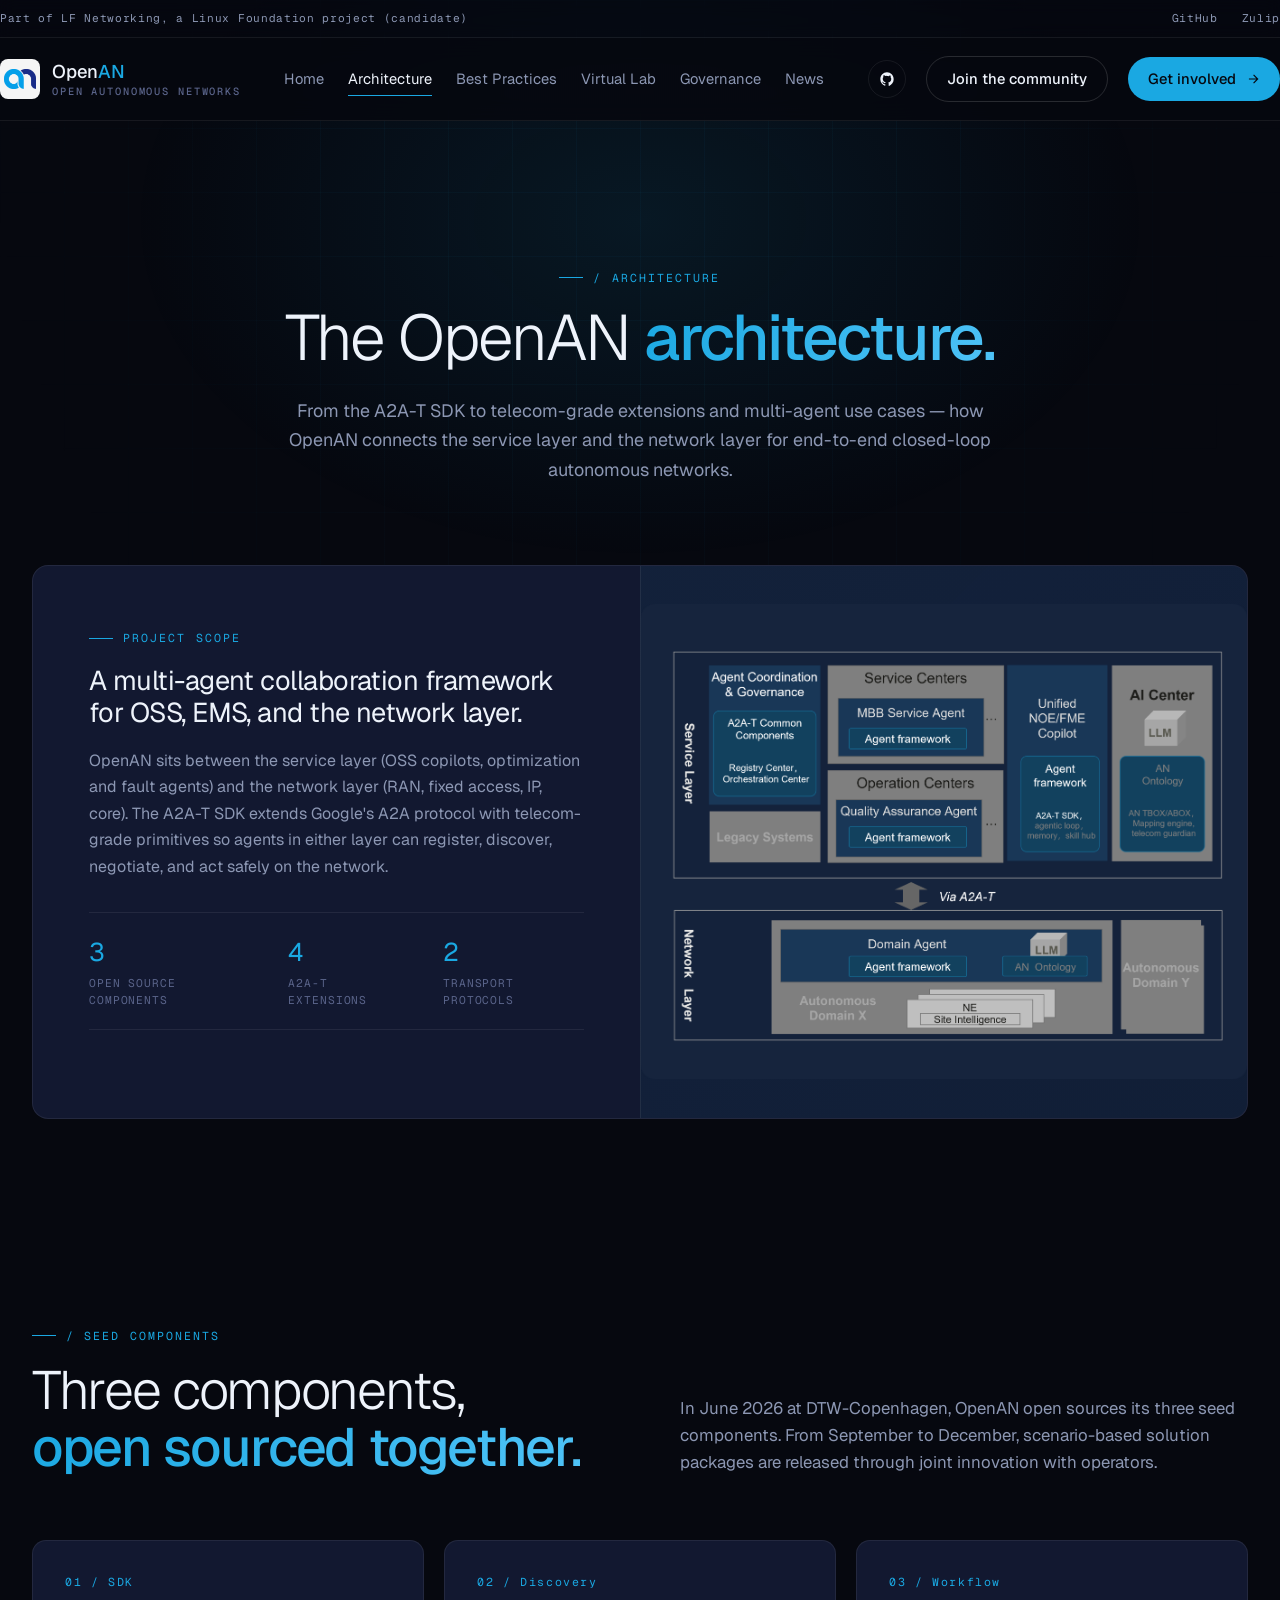
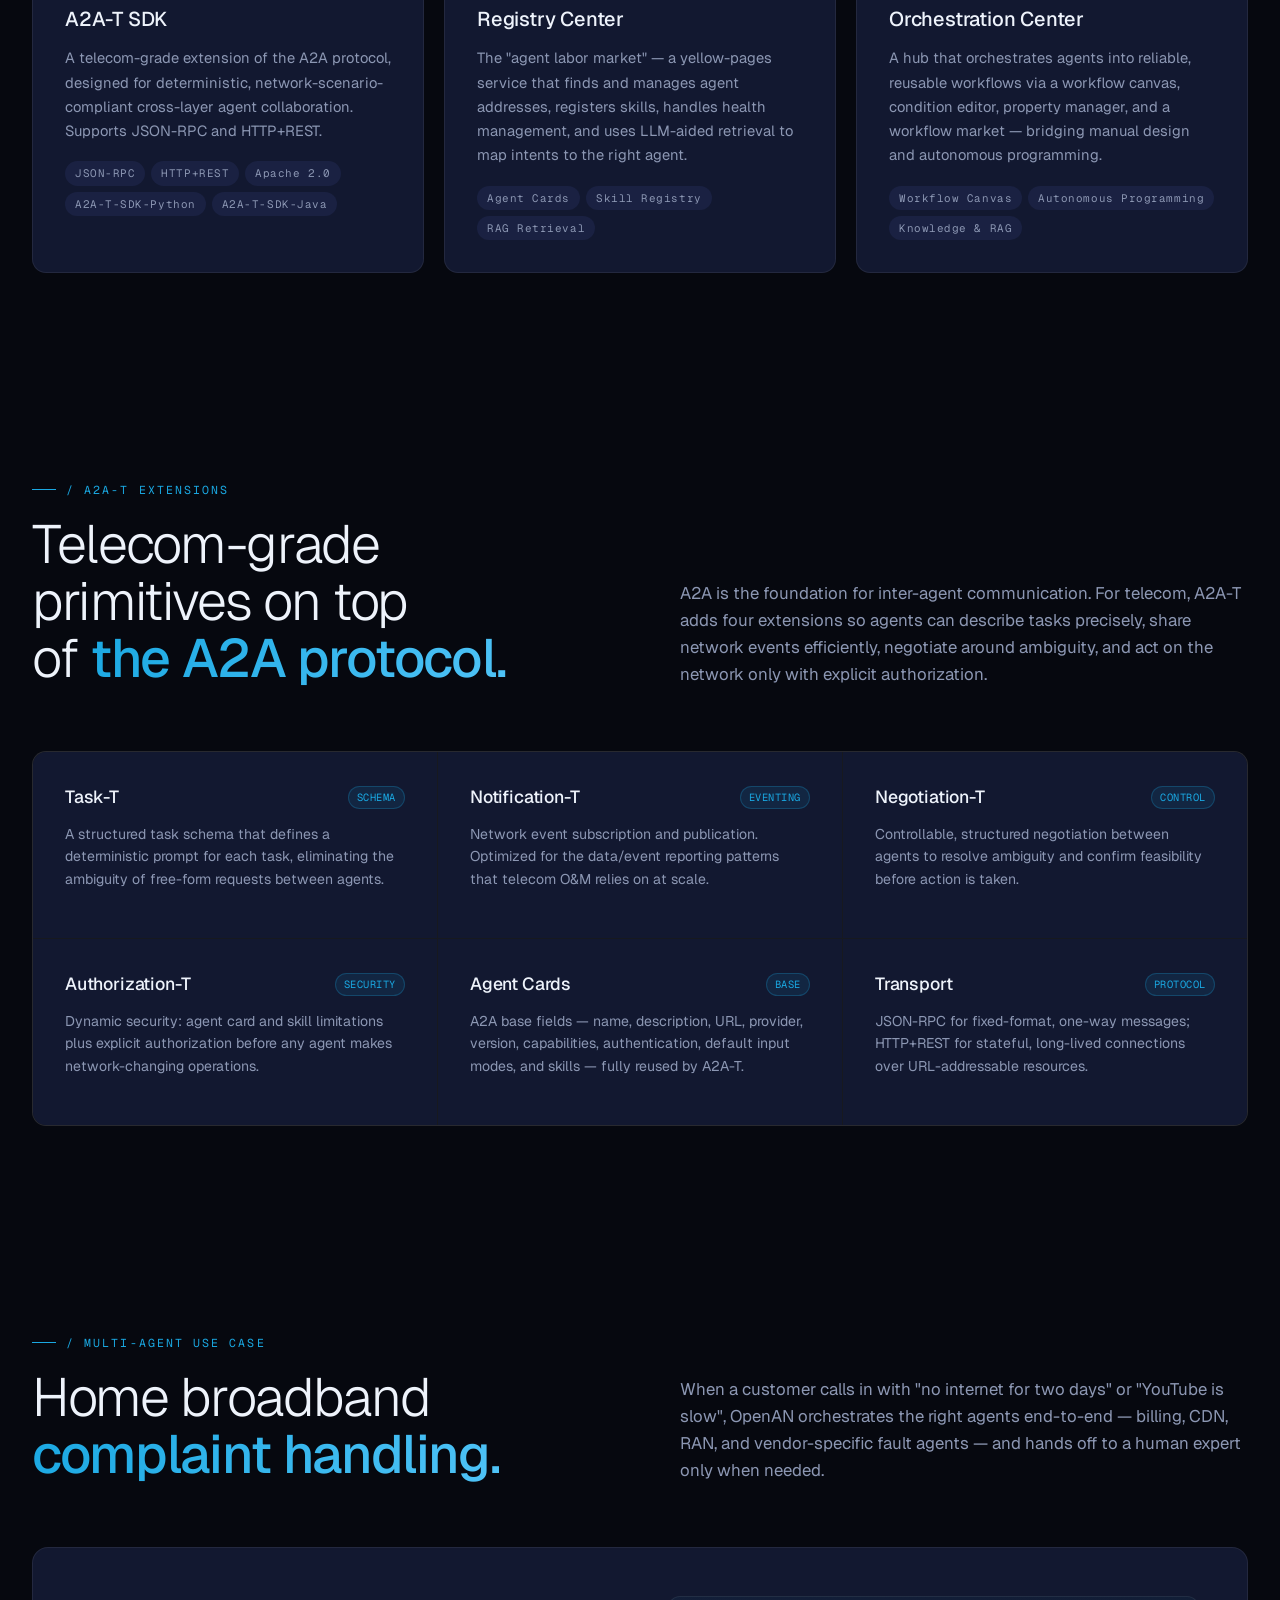
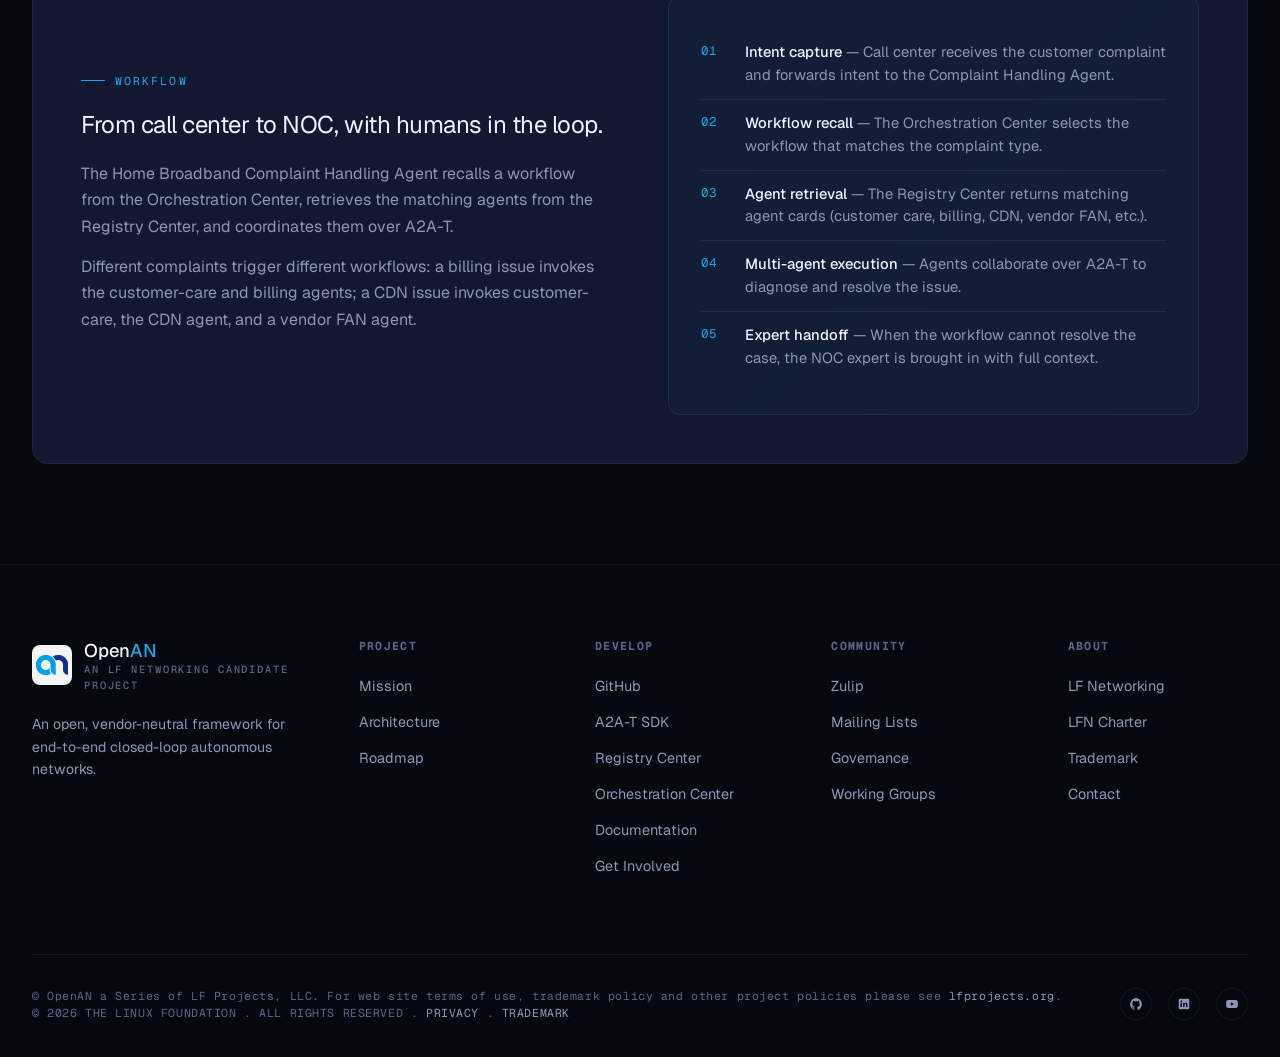
<file: architecture.html>
<!DOCTYPE html>
<html lang="en">
<head>
<meta charset="UTF-8" />
<meta name="viewport" content="width=device-width, initial-scale=1.0" />
<title>Architecture - OpenAN</title>
<meta name="description" content="OpenAN architecture: project scope, seed components (A2A-T SDK, Registry Center, Orchestration Center), A2A-T telecom-grade extensions, and a multi-agent use case.">
<link rel="preconnect" href="https://fonts.googleapis.com">
<link rel="preconnect" href="https://fonts.gstatic.com" crossorigin>
<link href="https://fonts.googleapis.com/css2?family=Geist:wght@300;400;500;600;700&family=Geist+Mono:wght@400;500&display=swap" rel="stylesheet">
<link rel="icon" type="image/png" href="./src/images/openan-logo.png">
<link rel="stylesheet" href="components/navbar.css">
<style>
  :root {
    --void: #06080f;
    --bg: #0c1020;
    --surface: #121830;
    --surface-2: #1a2142;
    --border: rgba(255,255,255,0.07);
    --border-strong: rgba(255,255,255,0.14);
    --text: #eef3fb;
    --text-muted: #8c97b3;
    --text-dim: #5a648a;
    --signal: #1aa8e2;
    --signal-2: #4fc3f7;
    --signal-bright: #29b6f6;
    --deep: #1a2b8c;
    --accent: #00bcd4;
    --grid-line: rgba(26,168,226,0.04);

    --display: 'Geist', system-ui, -apple-system, 'Segoe UI', sans-serif;
    --sans: 'Geist', system-ui, -apple-system, 'Segoe UI', sans-serif;
    --mono: 'Geist Mono', ui-monospace, 'SF Mono', Menlo, monospace;
  }

  * { box-sizing: border-box; margin: 0; padding: 0; }
  html { scroll-behavior: smooth; }
  body {
    background: var(--void);
    color: var(--text);
    font-family: var(--sans);
    font-size: 16px;
    line-height: 1.5;
    -webkit-font-smoothing: antialiased;
  }

  body::before {
    content: "";
    position: fixed; inset: 0;
    background-image:
      linear-gradient(var(--grid-line) 1px, transparent 1px),
      linear-gradient(90deg, var(--grid-line) 1px, transparent 1px);
    background-size: 64px 64px;
    pointer-events: none;
    z-index: 0;
    mask-image: radial-gradient(ellipse at top, black 30%, transparent 75%);
  }
  body::after {
    content: "";
    position: fixed; top: -20%; left: 50%;
    width: 1200px; height: 800px;
    transform: translateX(-50%);
    background: radial-gradient(ellipse at center, rgba(26,168,226,0.10), transparent 60%);
    pointer-events: none;
    z-index: 0;
  }

  a { color: inherit; text-decoration: none; }

  section { padding: 100px 0; position: relative; z-index: 1; }

  .mono { font-family: var(--mono); font-size: 0.75rem; letter-spacing: 0.04em; }
  .kicker {
    font-family: var(--mono);
    font-size: 0.72rem;
    letter-spacing: 0.18em;
    text-transform: uppercase;
    color: var(--signal);
    display: inline-flex;
    align-items: center;
    gap: 10px;
  }
  .kicker::before {
    content: "";
    width: 24px; height: 1px;
    background: var(--signal);
  }

  .section-head {
    display: grid;
    grid-template-columns: 1fr 1fr;
    gap: 80px;
    align-items: end;
    margin-bottom: 64px;
  }
  .section-head h2 {
    font-family: var(--display);
    font-weight: 300;
    font-size: clamp(2rem, 4.2vw, 3.4rem);
    line-height: 1.06;
    letter-spacing: -0.025em;
    margin-top: 18px;
  }
  .section-head h2 em {
    font-style: normal;
    font-weight: 500;
    background: linear-gradient(120deg, var(--signal), var(--signal-2));
    -webkit-background-clip: text;
    background-clip: text;
    -webkit-text-fill-color: transparent;
  }
  .section-head p {
    color: var(--text-muted);
    font-size: 1.05rem;
    line-height: 1.6;
  }
  .section-tag { color: var(--signal); }

  /* ---------- PAGE HERO ---------- */
  .page-hero {
    padding: 140px 0 80px;
    position: relative;
    text-align: center;
  }
  .page-hero .kicker { justify-content: center; }
  .page-hero h1 {
    font-family: var(--display);
    font-weight: 300;
    font-size: clamp(2.4rem, 5.2vw, 4rem);
    line-height: 1.06;
    letter-spacing: -0.03em;
    margin-top: 18px;
    margin-bottom: 24px;
  }
  .page-hero h1 em {
    font-style: normal;
    font-weight: 500;
    background: linear-gradient(120deg, var(--signal), var(--signal-2));
    -webkit-background-clip: text;
    background-clip: text;
    -webkit-text-fill-color: transparent;
  }
  .page-hero-sub {
    font-size: 1.12rem;
    color: var(--text-muted);
    max-width: 720px;
    margin: 0 auto;
    line-height: 1.65;
  }

  /* ---------- ARCHITECTURE CARD ---------- */
  .architecture-card {
    display: grid;
    grid-template-columns: 1fr 1fr;
    background: var(--surface);
    border: 1px solid var(--border);
    border-radius: 16px;
    overflow: hidden;
  }
  .arch-content { padding: 56px; }
  .arch-content h3 {
    font-family: var(--display);
    font-weight: 400;
    font-size: 1.7rem;
    line-height: 1.2;
    letter-spacing: -0.02em;
    margin: 18px 0 18px;
  }
  .arch-content p {
    color: var(--text-muted);
    line-height: 1.65;
    margin-bottom: 32px;
  }
  .arch-meta {
    display: flex;
    gap: 36px;
    margin-bottom: 32px;
    padding: 20px 0;
    border-top: 1px solid var(--border);
    border-bottom: 1px solid var(--border);
  }
  .arch-meta div { display: flex; flex-direction: column; gap: 4px; }
  .arch-meta strong {
    font-family: var(--display);
    font-weight: 400;
    font-size: 1.6rem;
    color: var(--signal);
  }
  .arch-meta span {
    font-family: var(--mono);
    font-size: 0.7rem;
    color: var(--text-dim);
    text-transform: uppercase;
    letter-spacing: 0.08em;
  }
  .arch-visual {
    background: linear-gradient(135deg, rgba(26,168,226,0.06), rgba(0,188,212,0.04));
    border-left: 1px solid var(--border);
    display: grid;
    place-items: center;
    min-height: 480px;
  }

  /* ---------- COMPONENT CARDS ---------- */
  .components-grid {
    display: grid;
    grid-template-columns: repeat(3, 1fr);
    gap: 20px;
  }
  .component-card {
    background: var(--surface);
    border: 1px solid var(--border);
    border-radius: 14px;
    padding: 32px;
    transition: all 0.25s;
  }
  .component-card:hover {
    border-color: var(--signal);
    transform: translateY(-2px);
    box-shadow: 0 12px 32px -16px rgba(26,168,226,0.4);
  }
  .component-num {
    font-family: var(--mono);
    font-size: 0.72rem;
    color: var(--signal);
    letter-spacing: 0.14em;
    margin-bottom: 14px;
    display: block;
  }
  .component-card h4 {
    font-family: var(--display);
    font-weight: 500;
    font-size: 1.25rem;
    margin-bottom: 12px;
    letter-spacing: -0.01em;
  }
  .component-card .desc {
    color: var(--text-muted);
    font-size: 0.92rem;
    line-height: 1.65;
    margin-bottom: 18px;
  }
  .component-card .tags {
    display: flex;
    flex-wrap: wrap;
    gap: 6px;
  }
  .component-card .tags span {
    font-family: var(--mono);
    font-size: 0.68rem;
    color: var(--text-muted);
    background: var(--surface-2);
    padding: 4px 10px;
    border-radius: 999px;
    letter-spacing: 0.05em;
  }

  /* ---------- EXTENSIONS / PROJECT CARDS ---------- */
  .projects-grid {
    display: grid;
    grid-template-columns: repeat(3, 1fr);
    gap: 1px;
    background: var(--border);
    border: 1px solid var(--border);
    border-radius: 14px;
    overflow: hidden;
  }
  .project-card {
    background: var(--surface);
    padding: 32px;
    transition: background 0.25s;
  }
  .project-card:hover { background: var(--surface-2); }
  .project-card h4 {
    font-family: var(--display);
    font-weight: 500;
    font-size: 1.1rem;
    margin-bottom: 12px;
    letter-spacing: -0.01em;
    display: flex;
    justify-content: space-between;
    align-items: center;
    gap: 12px;
  }
  .project-card h4 .tag {
    font-family: var(--mono);
    font-size: 0.65rem;
    color: var(--signal);
    background: rgba(26,168,226,0.1);
    border: 1px solid rgba(26,168,226,0.25);
    padding: 3px 8px;
    border-radius: 999px;
    letter-spacing: 0.05em;
    text-transform: uppercase;
    font-weight: 400;
  }
  .project-card .desc {
    color: var(--text-muted);
    font-size: 0.88rem;
    line-height: 1.6;
    margin-bottom: 16px;
  }
  .proj-link {
    color: var(--signal);
    font-family: var(--mono);
    font-size: 0.75rem;
    letter-spacing: 0.05em;
  }

  /* ---------- USE CASE ---------- */
  .usecase-card {
    background: var(--surface);
    border: 1px solid var(--border);
    border-radius: 16px;
    padding: 48px;
    display: grid;
    grid-template-columns: 1fr 1fr;
    gap: 56px;
    align-items: center;
  }
  .usecase-card h3 {
    font-family: var(--display);
    font-weight: 400;
    font-size: 1.5rem;
    margin: 18px 0;
    letter-spacing: -0.02em;
  }
  .usecase-card p {
    color: var(--text-muted);
    line-height: 1.65;
    margin-bottom: 14px;
  }
  .usecase-flow {
    background: linear-gradient(135deg, rgba(26,168,226,0.05), rgba(0,188,212,0.03));
    border: 1px solid var(--border);
    border-radius: 12px;
    padding: 32px;
  }
  .usecase-flow ol {
    list-style: none;
    counter-reset: flow;
  }
  .usecase-flow li {
    counter-increment: flow;
    padding: 12px 0 12px 44px;
    border-top: 1px solid var(--border);
    position: relative;
    color: var(--text-muted);
    font-size: 0.92rem;
    line-height: 1.55;
  }
  .usecase-flow li:first-child { border-top: none; }
  .usecase-flow li::before {
    content: counter(flow, decimal-leading-zero);
    position: absolute;
    left: 0; top: 12px;
    font-family: var(--mono);
    font-size: 0.78rem;
    color: var(--signal);
    letter-spacing: 0.05em;
  }
  .usecase-flow li strong { color: var(--text); font-weight: 500; }

  /* ---------- FOOTER ---------- */
  .footer {
    border-top: 1px solid var(--border);
    padding: 72px 0 36px;
    background: var(--void);
  }
  .footer-grid {
    display: grid;
    grid-template-columns: 1.5fr 1fr 1fr 1fr 1fr;
    gap: 56px;
    margin-bottom: 64px;
  }
  .footer-brand p {
    color: var(--text-muted);
    font-size: 0.88rem;
    line-height: 1.6;
    margin-top: 20px;
    max-width: 320px;
  }
  .footer-col h5 {
    font-family: var(--mono);
    font-size: 0.72rem;
    color: var(--text-dim);
    text-transform: uppercase;
    letter-spacing: 0.12em;
    margin-bottom: 20px;
  }
  .footer-col ul { list-style: none; }
  .footer-col li { margin-bottom: 12px; }
  .footer-col a {
    color: var(--text-muted);
    font-size: 0.9rem;
    transition: color 0.2s;
  }
  .footer-col a:hover { color: var(--signal); }
  .footer-bottom {
    border-top: 1px solid var(--border);
    padding-top: 32px;
    display: flex;
    justify-content: space-between;
    align-items: center;
    font-family: var(--mono);
    font-size: 0.72rem;
    color: var(--text-dim);
    letter-spacing: 0.05em;
  }
  .footer-social { display: flex; gap: 16px; }
  .footer-social a {
    width: 32px; height: 32px;
    border: 1px solid var(--border);
    border-radius: 50%;
    display: grid;
    place-items: center;
    color: var(--text-muted);
    transition: all 0.2s;
  }
  .footer-social a:hover {
    border-color: var(--signal);
    color: var(--signal);
  }

  /* ---------- RESPONSIVE ---------- */
  @media (max-width: 1024px) {
    .section-head { grid-template-columns: 1fr; gap: 24px; align-items: start; margin-bottom: 48px; }
    .architecture-card { grid-template-columns: 1fr; }
    .arch-content { padding: 40px; }
    .arch-visual { border-left: none; border-top: 1px solid var(--border); min-height: 360px; padding: 32px; }
    .components-grid { grid-template-columns: 1fr; }
    .projects-grid { grid-template-columns: repeat(2, 1fr); }
    .usecase-card { grid-template-columns: 1fr; gap: 32px; padding: 36px; }
    .footer-grid { grid-template-columns: repeat(2, 1fr); gap: 40px; }
  }
  @media (max-width: 640px) {
    section { padding: 72px 0; }
    .projects-grid { grid-template-columns: 1fr; }
    .footer-grid { grid-template-columns: 1fr; }
    .arch-meta { flex-direction: column; gap: 16px; }
  }

  @media (prefers-reduced-motion: reduce) {
    *, *::before, *::after { animation: none !important; transition-duration: 0.01ms !important; }
  }
</style>
</head>
<body>

<!-- NAVBAR COMPONENT — injected from components/navbar.html by components/navbar.js -->
<div id="navbar" data-active="architecture">
  <noscript>
    <div class="container" style="display:flex; align-items:center; gap:18px; flex-wrap:wrap; padding-top:14px; padding-bottom:14px; font-size:0.9rem;">
      <a href="index.html" style="font-weight:600;">OpenAN</a>
      <a href="index.html#about">About</a>
      <a href="best-practices.html">Best Practices</a>
      <a href="virtual-lab.html">Virtual Lab</a>
      <a href="architecture.html">Architecture</a>
      <a href="index.html#roadmap">Roadmap</a>
      <a href="index.html#community">Community</a>
      <a href="governance.html">Governance</a>
    </div>
  </noscript>
</div>

<!-- PAGE HERO -->
<section class="page-hero">
  <div class="container">
    <span class="kicker">/ Architecture</span>
    <h1>The OpenAN <em>architecture.</em></h1>
    <p class="page-hero-sub">From the A2A-T SDK to telecom-grade extensions and multi-agent use cases — how OpenAN connects the service layer and the network layer for end-to-end closed-loop autonomous networks.</p>
  </div>
</section>

<!-- PROJECT SCOPE -->
<section style="padding-top: 0;">
  <div class="container">
    <div class="architecture-card">
      <div class="arch-content">
        <span class="kicker">Project Scope</span>
        <h3>A multi-agent collaboration framework for OSS, EMS, and the network layer.</h3>
        <p>OpenAN sits between the service layer (OSS copilots, optimization and fault agents) and the network layer (RAN, fixed access, IP, core). The A2A-T SDK extends Google's A2A protocol with telecom-grade primitives so agents in either layer can register, discover, negotiate, and act safely on the network.</p>

        <div class="arch-meta">
          <div>
            <strong>3</strong>
            <span>Open source components</span>
          </div>
          <div>
            <strong>4</strong>
            <span>A2A-T extensions</span>
          </div>
          <div>
            <strong>2</strong>
            <span>Transport protocols</span>
          </div>
        </div>
      </div>

      <div class="arch-visual">
        <img src="src/images/openan-arch.png" alt="OpenAN Architecture Diagram" style="max-width:100%;height:auto;">
      </div>
    </div>
  </div>
</section>

<!-- SEED COMPONENTS -->
<section>
  <div class="container">
    <div class="section-head">
      <div>
        <span class="kicker section-tag">/ Seed Components</span>
        <h2>Three components,<br/><em>open sourced together.</em></h2>
      </div>
      <p>In June 2026 at DTW-Copenhagen, OpenAN open sources its three seed components. From September to December, scenario-based solution packages are released through joint innovation with operators.</p>
    </div>

    <div class="components-grid">
      <div class="component-card">
        <span class="component-num">01 / SDK</span>
        <h4>A2A-T SDK</h4>
        <p class="desc">A telecom-grade extension of the A2A protocol, designed for deterministic, network-scenario-compliant cross-layer agent collaboration. Supports JSON-RPC and HTTP+REST.</p>
        <div class="tags">
          <span>JSON-RPC</span>
          <span>HTTP+REST</span>
          <span>Apache 2.0</span>
          <span>A2A-T-SDK-Python</span>
          <span>A2A-T-SDK-Java</span>
        </div>
      </div>
      <div class="component-card">
        <span class="component-num">02 / Discovery</span>
        <h4>Registry Center</h4>
        <p class="desc">The "agent labor market" — a yellow-pages service that finds and manages agent addresses, registers skills, handles health management, and uses LLM-aided retrieval to map intents to the right agent.</p>
        <div class="tags">
          <span>Agent Cards</span>
          <span>Skill Registry</span>
          <span>RAG Retrieval</span>
        </div>
      </div>
      <div class="component-card">
        <span class="component-num">03 / Workflow</span>
        <h4>Orchestration Center</h4>
        <p class="desc">A hub that orchestrates agents into reliable, reusable workflows via a workflow canvas, condition editor, property manager, and a workflow market — bridging manual design and autonomous programming.</p>
        <div class="tags">
          <span>Workflow Canvas</span>
          <span>Autonomous Programming</span>
          <span>Knowledge &amp; RAG</span>
        </div>
      </div>
    </div>
  </div>
</section>

<!-- A2A-T EXTENSIONS -->
<section>
  <div class="container">
    <div class="section-head">
      <div>
        <span class="kicker section-tag">/ A2A-T Extensions</span>
        <h2>Telecom-grade primitives on top<br/>of <em>the A2A protocol.</em></h2>
      </div>
      <p>A2A is the foundation for inter-agent communication. For telecom, A2A-T adds four extensions so agents can describe tasks precisely, share network events efficiently, negotiate around ambiguity, and act on the network only with explicit authorization.</p>
    </div>

    <div class="projects-grid">
      <div class="project-card">
        <h4>Task-T <span class="tag">Schema</span></h4>
        <div class="desc">A structured task schema that defines a deterministic prompt for each task, eliminating the ambiguity of free-form requests between agents.</div>
      </div>
      <div class="project-card">
        <h4>Notification-T <span class="tag">Eventing</span></h4>
        <div class="desc">Network event subscription and publication. Optimized for the data/event reporting patterns that telecom O&amp;M relies on at scale.</div>
      </div>
      <div class="project-card">
        <h4>Negotiation-T <span class="tag">Control</span></h4>
        <div class="desc">Controllable, structured negotiation between agents to resolve ambiguity and confirm feasibility before action is taken.</div>
      </div>
      <div class="project-card">
        <h4>Authorization-T <span class="tag">Security</span></h4>
        <div class="desc">Dynamic security: agent card and skill limitations plus explicit authorization before any agent makes network-changing operations.</div>
      </div>
      <div class="project-card">
        <h4>Agent Cards <span class="tag">Base</span></h4>
        <div class="desc">A2A base fields — name, description, URL, provider, version, capabilities, authentication, default input modes, and skills — fully reused by A2A-T.</div>
      </div>
      <div class="project-card">
        <h4>Transport <span class="tag">Protocol</span></h4>
        <div class="desc">JSON-RPC for fixed-format, one-way messages; HTTP+REST for stateful, long-lived connections over URL-addressable resources.</div>
      </div>
    </div>
  </div>
</section>

<!-- USE CASE -->
<section>
  <div class="container">
    <div class="section-head">
      <div>
        <span class="kicker section-tag">/ Multi-Agent Use Case</span>
        <h2>Home broadband<br/><em>complaint handling.</em></h2>
      </div>
      <p>When a customer calls in with "no internet for two days" or "YouTube is slow", OpenAN orchestrates the right agents end-to-end — billing, CDN, RAN, and vendor-specific fault agents — and hands off to a human expert only when needed.</p>
    </div>

    <div class="usecase-card">
      <div>
        <span class="kicker">Workflow</span>
        <h3>From call center to NOC, with humans in the loop.</h3>
        <p>The Home Broadband Complaint Handling Agent recalls a workflow from the Orchestration Center, retrieves the matching agents from the Registry Center, and coordinates them over A2A-T.</p>
        <p>Different complaints trigger different workflows: a billing issue invokes the customer-care and billing agents; a CDN issue invokes customer-care, the CDN agent, and a vendor FAN agent.</p>
      </div>

      <div class="usecase-flow">
        <ol>
          <li><strong>Intent capture</strong> — Call center receives the customer complaint and forwards intent to the Complaint Handling Agent.</li>
          <li><strong>Workflow recall</strong> — The Orchestration Center selects the workflow that matches the complaint type.</li>
          <li><strong>Agent retrieval</strong> — The Registry Center returns matching agent cards (customer care, billing, CDN, vendor FAN, etc.).</li>
          <li><strong>Multi-agent execution</strong> — Agents collaborate over A2A-T to diagnose and resolve the issue.</li>
          <li><strong>Expert handoff</strong> — When the workflow cannot resolve the case, the NOC expert is brought in with full context.</li>
        </ol>
      </div>
    </div>
  </div>
</section>

<!-- FOOTER -->
<footer class="footer">
  <div class="container">
    <div class="footer-grid">
      <div class="footer-brand">
        <a class="logo" href="./index.html">
          <div class="logo-mark">
            <img src="./src/images/openan-logo.png" alt="OpenAN logo">
          </div>
          <div class="logo-text">
            Open<b style="color: var(--signal); font-weight: 500;">AN</b>
            <span>An LF Networking Candidate Project</span>
          </div>
        </a>
        <p>An open, vendor-neutral framework for end-to-end closed-loop autonomous networks.</p>
      </div>

      <div class="footer-col">
        <h5>Project</h5>
        <ul>
          <li><a href="./index.html#about">Mission</a></li>
          <li><a href="./architecture.html">Architecture</a></li>
          <li><a href="./index.html#roadmap">Roadmap</a></li>
        </ul>
      </div>

      <div class="footer-col">
        <h5>Develop</h5>
        <ul>
          <li><a href="https://github.com/project-openan">GitHub</a></li>
          <li><a href="https://github.com/project-openan/a2a-t-sdk-python">A2A-T SDK</a></li>
          <li><a href="https://github.com/project-openan/registry-center">Registry Center</a></li>
          <li><a href="https://github.com/project-openan/orchestration-center">Orchestration Center</a></li>
          <li><a href="https://github.com/project-openan/docs">Documentation</a></li>
          <li><a href="./index.html#get-involved">Get Involved</a></li>
        </ul>
      </div>

      <div class="footer-col">
        <h5>Community</h5>
        <ul>
          <li><a href="https://linuxfoundation.zulipchat.com">Zulip</a></li>
          <li><a href="https://lists.openan.dev">Mailing Lists</a></li>
          <li><a href="./governance.html">Governance</a></li>
          <li><a href="./index.html#community">Working Groups</a></li>
        </ul>
      </div>

      <div class="footer-col">
        <h5>About</h5>
        <ul>
          <li><a href="https://lfnetworking.org">LF Networking</a></li>
          <li><a href="https://lfnetworking.org/wp-content/uploads/sites/7/2022/04/LF-Networking-Fund-Charter-updated-2020-04-29.pdf">LFN Charter</a></li>
          <li><a href="https://www.linuxfoundation.org/legal/trademark-usage">Trademark</a></li>
          <li><a href="mailto:info@lfnetworking.org">Contact</a></li>
        </ul>
      </div>
    </div>

    <div class="footer-bottom">
      <div>
        &copy; OpenAN a Series of LF Projects, LLC. For web site terms of use, trademark policy and other project policies please see <a href="https://lfprojects.org" style="color: var(--text-muted);">lfprojects.org</a>.<br/>
        &copy; 2026 THE LINUX FOUNDATION . ALL RIGHTS RESERVED . <a href="https://www.linuxfoundation.org/legal/privacy-policy" style="color: var(--text-muted);">PRIVACY</a> . <a href="https://www.linuxfoundation.org/legal/trademark-usage" style="color: var(--text-muted);">TRADEMARK</a>
      </div>
      <div class="footer-social">
        <a href="https://github.com/project-openan" aria-label="GitHub"><svg width="14" height="14" viewBox="0 0 24 24" fill="currentColor"><path d="M12 2C6.48 2 2 6.59 2 12.25c0 4.53 2.87 8.37 6.84 9.73.5.09.68-.22.68-.5 0-.24-.01-.88-.01-1.73-2.78.62-3.37-1.37-3.37-1.37-.45-1.18-1.11-1.49-1.11-1.49-.91-.64.07-.62.07-.62 1 .07 1.53 1.05 1.53 1.05.89 1.57 2.34 1.11 2.91.85.09-.66.35-1.11.63-1.37-2.22-.26-4.55-1.13-4.55-5.05 0-1.12.39-2.03 1.03-2.74-.1-.26-.45-1.3.1-2.7 0 0 .84-.27 2.75 1.05A9.5 9.5 0 0 1 12 7.36c.85.01 1.71.12 2.51.34 1.91-1.32 2.75-1.05 2.75-1.05.55 1.4.2 2.44.1 2.7.64.71 1.03 1.62 1.03 2.74 0 3.93-2.34 4.79-4.57 5.04.36.32.68.94.68 1.9 0 1.37-.01 2.48-.01 2.81 0 .27.18.59.69.49C19.14 20.61 22 16.78 22 12.25 22 6.59 17.52 2 12 2z"/></svg></a>
        <a href="https://www.linkedin.com/company/lf-networking" aria-label="LinkedIn"><svg width="14" height="14" viewBox="0 0 24 24" fill="currentColor"><path d="M19 3a2 2 0 0 1 2 2v14a2 2 0 0 1-2 2H5a2 2 0 0 1-2-2V5a2 2 0 0 1 2-2zM8.34 17V10H6v7zM7.17 8.92a1.36 1.36 0 1 0 0-2.71 1.36 1.36 0 0 0 0 2.71zM18 17v-3.83c0-2.27-1.21-3.32-2.83-3.32a2.44 2.44 0 0 0-2.21 1.22V10h-2.34v7h2.34v-3.91c0-1.04.39-1.62 1.21-1.62.84 0 1.45.5 1.45 1.65V17z"/></svg></a>
        <a href="https://www.youtube.com/@LFNetworking" aria-label="YouTube"><svg width="14" height="14" viewBox="0 0 24 24" fill="currentColor"><path d="M21.6 7.2a2.5 2.5 0 0 0-1.76-1.77C18.25 5 12 5 12 5s-6.25 0-7.84.43A2.5 2.5 0 0 0 2.4 7.2C2 8.78 2 12 2 12s0 3.22.4 4.8a2.5 2.5 0 0 0 1.76 1.77C5.75 19 12 19 12 19s6.25 0 7.84-.43a2.5 2.5 0 0 0 1.76-1.77C22 15.22 22 12 22 12s0-3.22-.4-4.8zM10 15V9l5.2 3-5.2 3z"/></svg></a>
      </div>
    </div>
  </div>
</footer>

<script src="components/navbar.js"></script>
</body>
</html>
</file>
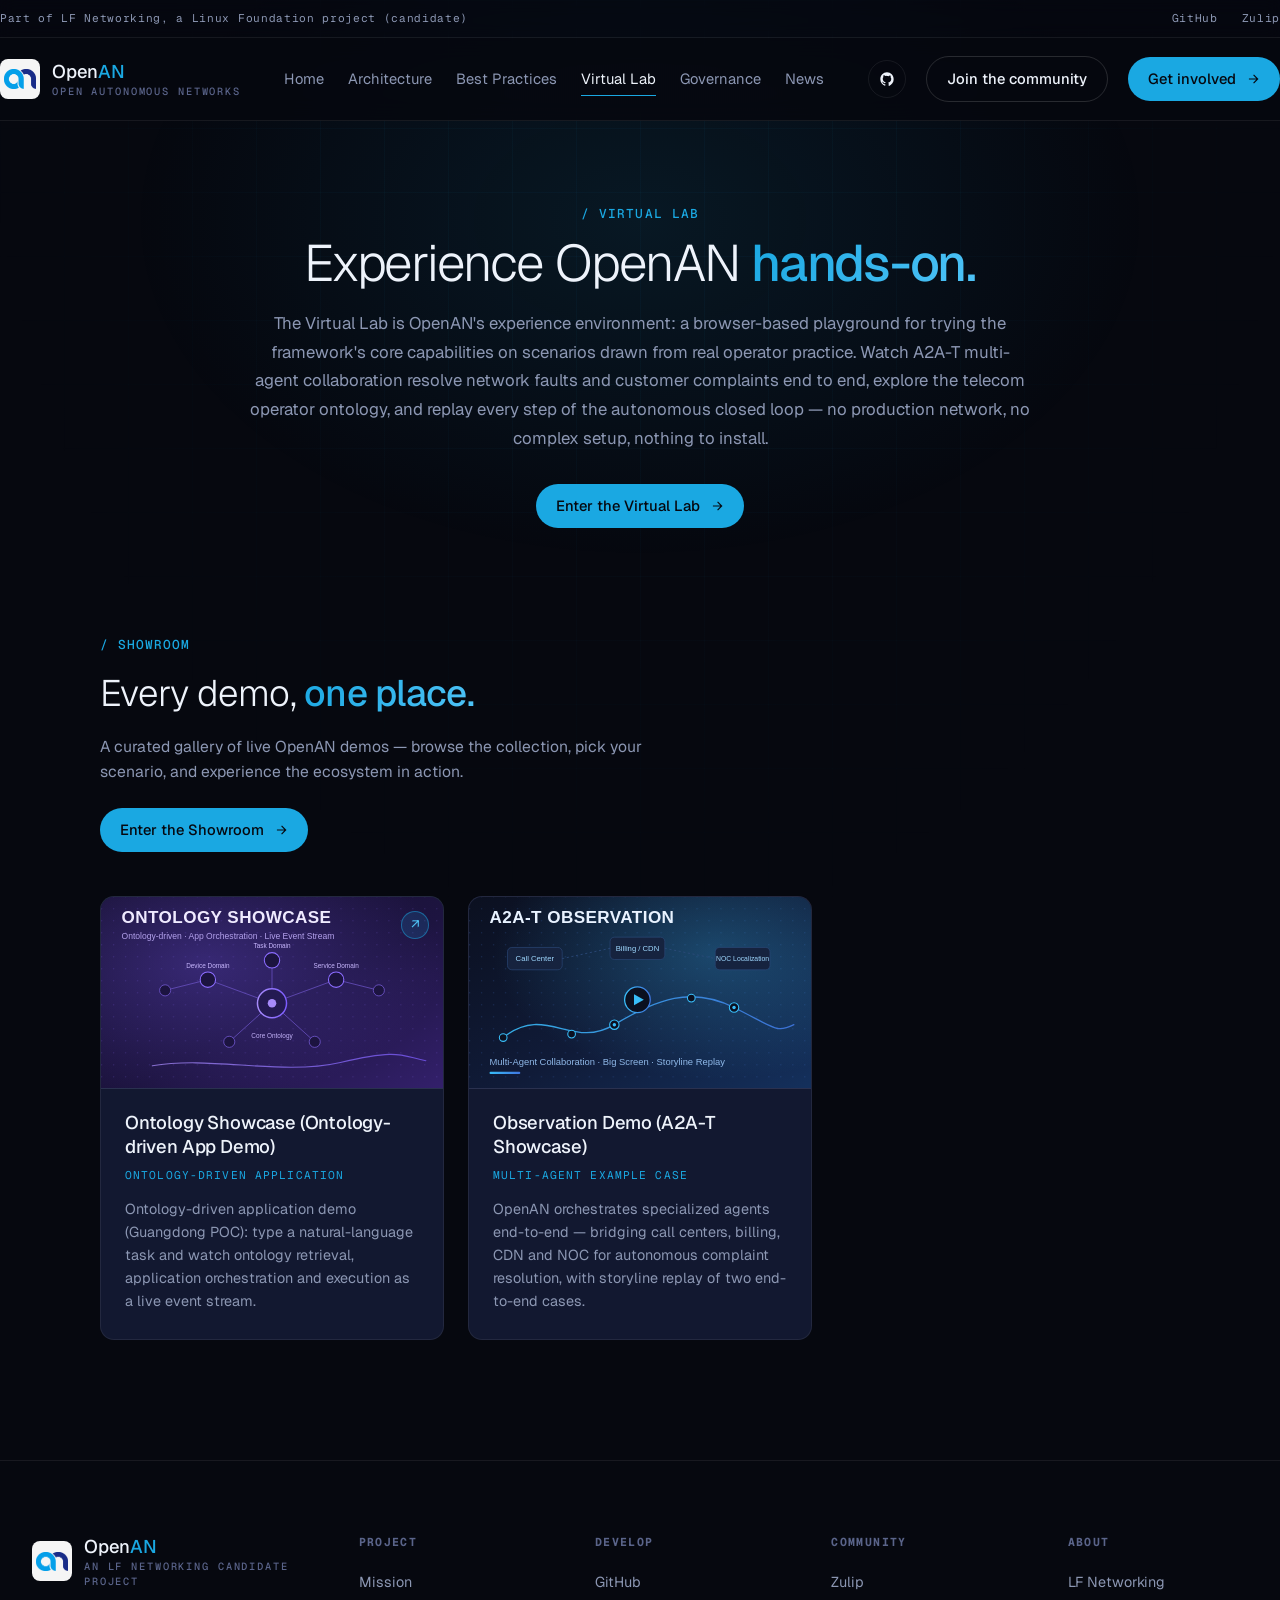
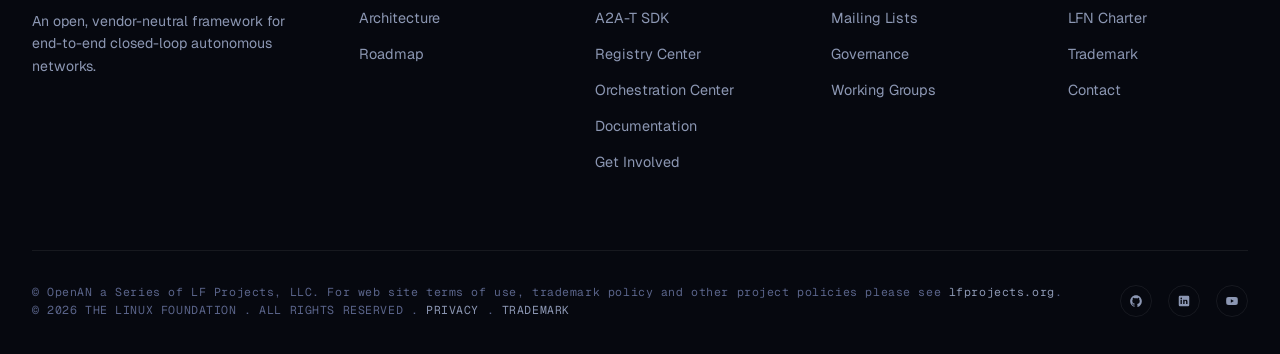
<file: virtual-lab.html>
<!DOCTYPE html>
<html lang="en">
<head>
<meta charset="UTF-8" />
<meta name="viewport" content="width=device-width, initial-scale=1.0" />
<title>Virtual Lab - OpenAN</title>
<meta name="description" content="Experience OpenAN hands-on in the Virtual Lab: browser-based demos of A2A-T multi-agent collaboration and the telecom operator ontology, built on real operator practice.">
<link rel="preconnect" href="https://fonts.googleapis.com">
<link rel="preconnect" href="https://fonts.gstatic.com" crossorigin>
<link href="https://fonts.googleapis.com/css2?family=Geist:wght@300;400;500;600;700&family=Geist+Mono:wght@400;500&display=swap" rel="stylesheet">
<link rel="icon" type="image/png" href="src/images/openan-logo.png">
<link rel="stylesheet" href="components/navbar.css">
<style>
  :root {
    --void: #06080f;
    --bg: #0c1020;
    --surface: #121830;
    --surface-2: #1a2142;
    --border: rgba(255,255,255,0.07);
    --border-strong: rgba(255,255,255,0.14);
    --text: #eef3fb;
    --text-muted: #8c97b3;
    --text-dim: #5a648a;
    --signal: #1aa8e2;
    --signal-2: #4fc3f7;
    --accent: #00bcd4;
    --display: 'Geist', system-ui, -apple-system, 'Segoe UI', sans-serif;
    --sans: 'Geist', system-ui, -apple-system, 'Segoe UI', sans-serif;
    --mono: 'Geist Mono', ui-monospace, 'SF Mono', Menlo, monospace;
  }

  * { box-sizing: border-box; margin: 0; padding: 0; }
  html { scroll-behavior: smooth; }
  body {
    background: var(--void);
    color: var(--text);
    font-family: var(--sans);
    font-size: 16px;
    line-height: 1.5;
    -webkit-font-smoothing: antialiased;
  }

  body::before {
    content: "";
    position: fixed; inset: 0;
    background-image:
      linear-gradient(rgba(26,168,226,0.04) 1px, transparent 1px),
      linear-gradient(90deg, rgba(26,168,226,0.04) 1px, transparent 1px);
    background-size: 64px 64px;
    pointer-events: none;
    z-index: 0;
    mask-image: radial-gradient(ellipse at top, black 30%, transparent 75%);
  }
  body::after {
    content: "";
    position: fixed; top: -20%; left: 50%;
    width: 1200px; height: 800px;
    transform: translateX(-50%);
    background: radial-gradient(ellipse at center, rgba(26,168,226,0.10), transparent 60%);
    pointer-events: none;
    z-index: 0;
  }

  a { color: inherit; text-decoration: none; }

  [hidden] { display: none !important; }

  .page {
    position: relative;
    z-index: 1;
    max-width: 1320px;
    margin: 0 auto;
    padding: 80px 32px 120px;
  }

  .kicker {
    display: inline-block;
    font-family: var(--mono);
    font-size: 0.8rem;
    font-weight: 500;
    color: var(--signal);
    text-transform: uppercase;
    letter-spacing: 0.08em;
    margin-bottom: 12px;
  }

  /* ---------- VIRTUAL LAB HERO ---------- */
  .lab-hero {
    text-align: center;
    max-width: 780px;
    margin: 0 auto 104px;
  }
  .lab-hero-copy h1 {
    font-family: var(--display);
    font-weight: 300;
    font-size: clamp(2.2rem, 4vw, 3.2rem);
    letter-spacing: -0.025em;
    line-height: 1.1;
    margin-bottom: 18px;
  }
  .lab-hero-copy h1 em {
    font-style: normal;
    font-weight: 500;
    background: linear-gradient(120deg, var(--signal), var(--signal-2));
    -webkit-background-clip: text;
    background-clip: text;
    -webkit-text-fill-color: transparent;
  }
  .lab-hero-copy p {
    color: var(--text-muted);
    font-size: 1.05rem;
    line-height: 1.7;
  }
  .lab-hero-cta { margin-top: 32px; display: flex; justify-content: center; }

  /* ---------- DEMO CENTER ---------- */
  .lab-demos { max-width: 1080px; margin: 0 auto; }
  .lab-demos-head { margin-bottom: 44px; }
  .lab-demos-head h2 {
    font-family: var(--display);
    font-weight: 300;
    font-size: clamp(1.7rem, 3vw, 2.3rem);
    letter-spacing: -0.02em;
    margin-bottom: 12px;
  }
  .lab-demos-head h2 em {
    font-style: normal;
    font-weight: 500;
    background: linear-gradient(120deg, var(--signal), var(--signal-2));
    -webkit-background-clip: text;
    background-clip: text;
    -webkit-text-fill-color: transparent;
  }
  .lab-demos-head p {
    color: var(--text-muted);
    font-size: 0.98rem;
    line-height: 1.6;
    max-width: 560px;
  }
  .lab-demos-head .btn { margin-top: 24px; }

  .lab-grid {
    display: grid;
    grid-template-columns: repeat(3, 1fr);
    gap: 24px;
  }
  .lab-card {
    display: block;
    background: var(--surface);
    border: 1px solid var(--border);
    border-radius: 14px;
    overflow: hidden;
    transition: all 0.25s;
  }
  .lab-card:hover {
    border-color: var(--signal);
    transform: translateY(-2px);
    box-shadow: 0 12px 32px -16px rgba(26,168,226,0.4);
  }
  .lab-card.is-pending:hover {
    border-color: var(--border);
    transform: none;
    box-shadow: none;
  }
  .lab-image {
    position: relative;
    aspect-ratio: 16 / 9;
    background: var(--surface-2);
    border-bottom: 1px solid var(--border);
    overflow: hidden;
  }
  .lab-image img {
    width: 100%;
    height: 100%;
    object-fit: cover;
    display: block;
  }
  .lab-badge {
    position: absolute;
    top: 14px;
    right: 14px;
    width: 28px;
    height: 28px;
    border-radius: 50%;
    display: grid;
    place-items: center;
    background: rgba(26,168,226,0.15);
    border: 1px solid rgba(26,168,226,0.5);
    color: var(--signal-2);
    font-size: 0.85rem;
  }
  .lab-body { padding: 22px 24px 26px; }
  .lab-title {
    font-family: var(--display);
    font-weight: 500;
    font-size: 1.15rem;
    color: var(--text);
    letter-spacing: -0.01em;
    line-height: 1.3;
    margin-bottom: 8px;
  }
  .lab-sub {
    display: block;
    font-family: var(--mono);
    font-size: 0.7rem;
    color: var(--signal);
    text-transform: uppercase;
    letter-spacing: 0.1em;
    margin-bottom: 14px;
  }
  .lab-desc {
    font-family: var(--sans);
    font-size: 0.9rem;
    color: var(--text-muted);
    line-height: 1.6;
  }

  /* ---------- FOOTER ---------- */
  .footer {
    border-top: 1px solid var(--border);
    padding: 72px 0 36px;
    background: var(--void);
  }
  .footer-grid {
    display: grid;
    grid-template-columns: 1.5fr 1fr 1fr 1fr 1fr;
    gap: 56px;
    margin-bottom: 64px;
  }
  .footer-brand p {
    color: var(--text-muted);
    font-size: 0.88rem;
    line-height: 1.6;
    margin-top: 20px;
    max-width: 320px;
  }
  .footer-col h5 {
    font-family: var(--mono);
    font-size: 0.72rem;
    color: var(--text-dim);
    text-transform: uppercase;
    letter-spacing: 0.12em;
    margin-bottom: 20px;
  }
  .footer-col ul { list-style: none; }
  .footer-col li { margin-bottom: 12px; }
  .footer-col a {
    color: var(--text-muted);
    font-size: 0.9rem;
    transition: color 0.2s;
  }
  .footer-col a:hover { color: var(--signal); }
  .footer-bottom {
    border-top: 1px solid var(--border);
    padding-top: 32px;
    display: flex;
    justify-content: space-between;
    align-items: center;
    font-family: var(--mono);
    font-size: 0.72rem;
    color: var(--text-dim);
    letter-spacing: 0.05em;
  }
  .footer-social { display: flex; gap: 16px; }
  .footer-social a {
    width: 32px; height: 32px;
    border: 1px solid var(--border);
    border-radius: 50%;
    display: grid;
    place-items: center;
    color: var(--text-muted);
    transition: all 0.2s;
  }
  .footer-social a:hover {
    border-color: var(--signal);
    color: var(--signal);
  }

  @media (max-width: 1024px) {
    .footer-grid { grid-template-columns: repeat(2, 1fr); gap: 40px; }
  }
  @media (max-width: 900px) {
    .lab-hero { margin-bottom: 72px; }
    .lab-grid { grid-template-columns: 1fr; }
  }
  @media (max-width: 640px) {
    .footer-grid { grid-template-columns: 1fr; }
  }

  @media (prefers-reduced-motion: reduce) {
    *, *::before, *::after { animation: none !important; transition-duration: 0.01ms !important; }
  }
</style>
</head>
<body>
<!-- NAVBAR COMPONENT — injected from components/navbar.html by components/navbar.js -->
<div id="navbar" data-active="virtual-lab">
  <noscript>
    <div class="container" style="display:flex; align-items:center; gap:18px; flex-wrap:wrap; padding-top:14px; padding-bottom:14px; font-size:0.9rem;">
      <a href="index.html" style="font-weight:600;">OpenAN</a>
      <a href="index.html#about">About</a>
      <a href="best-practices.html">Best Practices</a>
      <a href="virtual-lab.html">Virtual Lab</a>
      <a href="architecture.html">Architecture</a>
      <a href="index.html#roadmap">Roadmap</a>
      <a href="index.html#community">Community</a>
      <a href="governance.html">Governance</a>
    </div>
  </noscript>
</div>

<!-- VIRTUAL LAB LINKS: hero entry + Demo Center entry + both demo cards point to the online environment. -->
<div class="page">
  <div class="lab-hero">
    <div class="lab-hero-copy">
      <span class="kicker">/ Virtual Lab</span>
      <h1>Experience OpenAN <em>hands-on.</em></h1>
      <p>The Virtual Lab is OpenAN's experience environment: a browser-based playground for trying the framework's core capabilities on scenarios drawn from real operator practice. Watch A2A-T multi-agent collaboration resolve network faults and customer complaints end to end, explore the telecom operator ontology, and replay every step of the autonomous closed loop — no production network, no complex setup, nothing to install.</p>
      <div class="lab-hero-cta">
        <a href="http://47.236.98.226:9003" class="btn btn-primary" target="_blank" rel="noopener">
          Enter the Virtual Lab
          <svg width="14" height="14" viewBox="0 0 24 24" fill="none" stroke="currentColor" stroke-width="2"><path d="M5 12h14M13 5l7 7-7 7"/></svg>
        </a>
      </div>
    </div>
  </div>

  <div class="lab-demos">
    <div class="lab-demos-head">
      <span class="kicker">/ Showroom</span>
      <h2>Every demo, <em>one place.</em></h2>
      <p>A curated gallery of live OpenAN demos — browse the collection, pick your scenario, and experience the ecosystem in action.</p>
      <a href="http://47.236.98.226:9003/showroom" class="btn btn-primary" target="_blank" rel="noopener">
        Enter the Showroom
        <svg width="14" height="14" viewBox="0 0 24 24" fill="none" stroke="currentColor" stroke-width="2"><path d="M5 12h14M13 5l7 7-7 7"/></svg>
      </a>
    </div>

    <div class="lab-grid">
    <a href="http://47.236.98.226:9010/ontology-showcase/" class="lab-card" target="_blank" rel="noopener">
      <div class="lab-image">
        <img src="src/images/showroom-ontology-showcase.svg" alt="Ontology showcase: core ontology graph spanning device, task and service domains with a live event stream">
        <span class="lab-badge">↗</span>
      </div>
      <div class="lab-body">
        <h3 class="lab-title">Ontology Showcase (Ontology-driven App Demo)</h3>
        <span class="lab-sub">Ontology-driven Application</span>
        <p class="lab-desc">Ontology-driven application demo (Guangdong POC): type a natural-language task and watch ontology retrieval, application orchestration and execution as a live event stream.</p>
      </div>
    </a>

    <!-- Demo not yet deployed — add href (with target="_blank" rel="noopener") and the ↗ badge to enable this card. -->
    <a class="lab-card is-pending">
      <div class="lab-image">
        <img src="src/images/showroom-observation-demo.svg" alt="A2A-T observation demo: call center, billing, CDN and NOC agents collaborating end-to-end with storyline replay">
      </div>
      <div class="lab-body">
        <h3 class="lab-title">Observation Demo (A2A-T Showcase)</h3>
        <span class="lab-sub">Multi-Agent Example Case</span>
        <p class="lab-desc">OpenAN orchestrates specialized agents end-to-end — bridging call centers, billing, CDN and NOC for autonomous complaint resolution, with storyline replay of two end-to-end cases.</p>
      </div>
    </a>

    <!-- Hidden until the demo goes live — remove the `hidden` attribute on the <a> to enable this card. -->
    <a href="https://github.com/project-openan/openan-demo/tree/main/mockagent/scenarios/live-assurance-demo" class="lab-card" target="_blank" rel="noopener" hidden>
      <div class="lab-image">
        <img src="src/images/showroom-live-assurance.svg" alt="Live assurance demo: assurance host orchestrating wireless and live-stream stub agents during a major-event broadcast">
        <span class="lab-badge">↗</span>
      </div>
      <div class="lab-body">
        <h3 class="lab-title">Major-event Live-stream Service Assurance Demo</h3>
        <span class="lab-sub">Multi-Agent Scenario Package</span>
        <p class="lab-desc">When a major-event live-stream degrades and viewers report buffering, the assurance agent parses intent and orchestrates wireless and live-stream stub agents via A2A-T for cell assurance and stream-quality diagnosis.</p>
      </div>
    </a>
    </div>
  </div>
</div>

<!-- FOOTER -->
<footer class="footer">
  <div class="container">
    <div class="footer-grid">
      <div class="footer-brand">
        <a class="logo" href="./index.html">
          <div class="logo-mark">
            <img src="./src/images/openan-logo.png" alt="OpenAN logo">
          </div>
          <div class="logo-text">
            Open<b style="color: var(--signal); font-weight: 500;">AN</b>
            <span>An LF Networking Candidate Project</span>
          </div>
        </a>
        <p>An open, vendor-neutral framework for end-to-end closed-loop autonomous networks.</p>
      </div>

      <div class="footer-col">
        <h5>Project</h5>
        <ul>
          <li><a href="./index.html#about">Mission</a></li>
          <li><a href="./architecture.html">Architecture</a></li>
          <li><a href="./index.html#roadmap">Roadmap</a></li>
        </ul>
      </div>

      <div class="footer-col">
        <h5>Develop</h5>
        <ul>
          <li><a href="https://github.com/project-openan">GitHub</a></li>
          <li><a href="https://github.com/project-openan/a2a-t-sdk-python">A2A-T SDK</a></li>
          <li><a href="https://github.com/project-openan/registry-center">Registry Center</a></li>
          <li><a href="https://github.com/project-openan/orchestration-center">Orchestration Center</a></li>
          <li><a href="https://github.com/project-openan/docs">Documentation</a></li>
          <li><a href="./index.html#get-involved">Get Involved</a></li>
        </ul>
      </div>

      <div class="footer-col">
        <h5>Community</h5>
        <ul>
          <li><a href="https://linuxfoundation.zulipchat.com">Zulip</a></li>
          <li><a href="https://lists.openan.dev">Mailing Lists</a></li>
          <li><a href="./governance.html">Governance</a></li>
          <li><a href="./index.html#community">Working Groups</a></li>
        </ul>
      </div>

      <div class="footer-col">
        <h5>About</h5>
        <ul>
          <li><a href="https://lfnetworking.org">LF Networking</a></li>
          <li><a href="https://lfnetworking.org/wp-content/uploads/sites/7/2022/04/LF-Networking-Fund-Charter-updated-2020-04-29.pdf">LFN Charter</a></li>
          <li><a href="https://www.linuxfoundation.org/legal/trademark-usage">Trademark</a></li>
          <li><a href="mailto:info@lfnetworking.org">Contact</a></li>
        </ul>
      </div>
    </div>

    <div class="footer-bottom">
      <div>
        &copy; OpenAN a Series of LF Projects, LLC. For web site terms of use, trademark policy and other project policies please see <a href="https://lfprojects.org" style="color: var(--text-muted);">lfprojects.org</a>.<br/>
        &copy; 2026 THE LINUX FOUNDATION . ALL RIGHTS RESERVED . <a href="https://www.linuxfoundation.org/legal/privacy-policy" style="color: var(--text-muted);">PRIVACY</a> . <a href="https://www.linuxfoundation.org/legal/trademark-usage" style="color: var(--text-muted);">TRADEMARK</a>
      </div>
      <div class="footer-social">
        <a href="https://github.com/project-openan" aria-label="GitHub"><svg width="14" height="14" viewBox="0 0 24 24" fill="currentColor"><path d="M12 2C6.48 2 2 6.59 2 12.25c0 4.53 2.87 8.37 6.84 9.73.5.09.68-.22.68-.5 0-.24-.01-.88-.01-1.73-2.78.62-3.37-1.37-3.37-1.37-.45-1.18-1.11-1.49-1.11-1.49-.91-.64.07-.62.07-.62 1 .07 1.53 1.05 1.53 1.05.89 1.57 2.34 1.11 2.91.85.09-.66.35-1.11.63-1.37-2.22-.26-4.55-1.13-4.55-5.05 0-1.12.39-2.03 1.03-2.74-.1-.26-.45-1.3.1-2.7 0 0 .84-.27 2.75 1.05A9.5 9.5 0 0 1 12 7.36c.85.01 1.71.12 2.51.34 1.91-1.32 2.75-1.05 2.75-1.05.55 1.4.2 2.44.1 2.7.64.71 1.03 1.62 1.03 2.74 0 3.93-2.34 4.79-4.57 5.04.36.32.68.94.68 1.9 0 1.37-.01 2.48-.01 2.81 0 .27.18.59.69.49C19.14 20.61 22 16.78 22 12.25 22 6.59 17.52 2 12 2z"/></svg></a>
        <a href="https://www.linkedin.com/company/lf-networking" aria-label="LinkedIn"><svg width="14" height="14" viewBox="0 0 24 24" fill="currentColor"><path d="M19 3a2 2 0 0 1 2 2v14a2 2 0 0 1-2 2H5a2 2 0 0 1-2-2V5a2 2 0 0 1 2-2zM8.34 17V10H6v7zM7.17 8.92a1.36 1.36 0 1 0 0-2.71 1.36 1.36 0 0 0 0 2.71zM18 17v-3.83c0-2.27-1.21-3.32-2.83-3.32a2.44 2.44 0 0 0-2.21 1.22V10h-2.34v7h2.34v-3.91c0-1.04.39-1.62 1.21-1.62.84 0 1.45.5 1.45 1.65V17z"/></svg></a>
        <a href="https://www.youtube.com/@LFNetworking" aria-label="YouTube"><svg width="14" height="14" viewBox="0 0 24 24" fill="currentColor"><path d="M21.6 7.2a2.5 2.5 0 0 0-1.76-1.77C18.25 5 12 5 12 5s-6.25 0-7.84.43A2.5 2.5 0 0 0 2.4 7.2C2 8.78 2 12 2 12s0 3.22.4 4.8a2.5 2.5 0 0 0 1.76 1.77C5.75 19 12 19 12 19s6.25 0 7.84-.43a2.5 2.5 0 0 0 1.76-1.77C22 15.22 22 12 22 12s0-3.22-.4-4.8zM10 15V9l5.2 3-5.2 3z"/></svg></a>
      </div>
    </div>
  </div>
</footer>

<script src="components/navbar.js"></script>
</body>
</html>
</file>
<file: components/navbar.css>
/* ============================================================
   Navbar Component - shared navigation styles (single source of truth)
   Depends on CSS variables (--void/--border/--signal etc.) defined in
   each page's :root.
   Inline navbar styles are forbidden in pages.
   Provides the .container / .btn* system required by the component:
   all three pages reference this file, and the .btn* styles used by
   page content areas (hero CTA, gov-cta, etc.) also come from here.
   ============================================================ */

/* ---------- CONTAINER (layout container required by the component) ---------- */
.container {
  max-width: 1320px;
  margin: 0 auto;
  padding: 0 32px;
  position: relative;
  z-index: 1;
}

/* ---------- TOP UTILITY BAR ---------- */
.topbar {
  border-bottom: 1px solid var(--border);
  background: rgba(6,8,15,0.6);
  backdrop-filter: blur(8px);
  position: relative;
  z-index: 50;
}
.topbar-inner {
  display: flex;
  justify-content: space-between;
  align-items: center;
  padding: 10px 0;
  font-family: var(--mono);
  font-size: 0.7rem;
  letter-spacing: 0.06em;
  color: var(--text-dim);
}
.topbar a { color: var(--text-muted); }
.topbar a:hover { color: var(--signal); }
.topbar-right { display: flex; gap: 24px; }

/* ---------- HEADER ---------- */
.header {
  position: sticky;
  top: 0;
  z-index: 100;
  background: rgba(6,8,15,0.85);
  backdrop-filter: blur(12px);
  border-bottom: 1px solid var(--border);
}
.header-inner {
  display: flex;
  align-items: center;
  justify-content: space-between;
  padding: 18px 0;
}
.logo {
  display: flex;
  align-items: center;
  gap: 12px;
}
.logo-mark {
  width: 40px; height: 40px;
  border-radius: 8px;
  display: grid;
  place-items: center;
  position: relative;
  overflow: hidden;
  flex-shrink: 0;
  background: rgba(255,255,255,0.96);
  padding: 4px;
}
.logo-mark img {
  width: 100%; height: 100%;
  object-fit: contain;
}
.logo-text {
  font-family: var(--display);
  font-weight: 500;
  font-size: 1.15rem;
  letter-spacing: -0.01em;
}
.logo-text span {
  font-family: var(--mono);
  font-size: 0.65rem;
  letter-spacing: 0.18em;
  color: var(--text-dim);
  display: block;
  margin-top: -2px;
  text-transform: uppercase;
}

/* ---------- NAV ---------- */
.nav {
  display: flex;
  gap: 24px;
  font-size: 0.92rem;
  font-weight: 400;
}
.nav a {
  color: var(--text-muted);
  transition: color 0.2s;
  position: relative;
  padding: 6px 0;
  white-space: nowrap;
}
.nav a:hover { color: var(--text); }
.nav a::after {
  content: "";
  position: absolute;
  left: 0; right: 100%; bottom: 0;
  height: 1px;
  background: var(--signal);
  transition: right 0.3s ease;
}
.nav a:hover::after { right: 0; }
.nav a.active { color: var(--text); }
.nav a.active::after { right: 0; }

/* ---------- HEADER ACTIONS ---------- */
.header-actions { display: flex; align-items: center; gap: 20px; }
.icon-btn {
  width: 38px; height: 38px;
  border: 1px solid var(--border);
  border-radius: 50%;
  display: grid;
  place-items: center;
  transition: all 0.2s;
}
.icon-btn:hover { border-color: var(--signal); color: var(--signal); }

/* ---------- BUTTONS (shared by header-actions and page content areas) ---------- */
.btn {
  display: inline-flex;
  align-items: center;
  gap: 10px;
  padding: 11px 20px;
  border-radius: 999px;
  font-weight: 500;
  font-size: 0.92rem;
  transition: all 0.25s;
}
.btn-primary {
  background: var(--signal);
  color: var(--void);
}
.btn-primary:hover {
  background: var(--text);
  box-shadow: 0 0 0 4px rgba(26,168,226,0.18);
}
.btn-ghost {
  border: 1px solid var(--border-strong);
  color: var(--text);
}
.btn-ghost:hover { border-color: var(--signal); color: var(--signal); }

/* ---------- HAMBURGER (mobile menu toggle, wired up in navbar.js) ---------- */
.hamburger {
  display: none;
  width: 38px; height: 38px;
  border: 1px solid var(--border);
  border-radius: 50%;
  place-items: center;
  cursor: pointer;
  background: none;
  color: var(--text);
}
.hamburger:hover { border-color: var(--signal); color: var(--signal); }

/* ---------- BREADCRUMB ----------
   Shown only on detail pages (News detail / Best Practices case pages),
   below the navbar at the top-left. A single-row path of clickable
   ancestor links separated by "/" (see ADR-013). */
.breadcrumb {
  display: flex;
  align-items: center;
  gap: 8px;
  margin: 0 0 40px;
  font-family: var(--mono);
  font-size: 0.82rem;
  letter-spacing: 0.02em;
}
.breadcrumb a {
  color: var(--text-muted);
  padding: 4px 6px;
  border-radius: 6px;
  transition: color 0.2s;
}
.breadcrumb a:hover { color: var(--signal); }
.breadcrumb-sep {
  color: var(--text-dim);
  opacity: 0.6;
  user-select: none;
  pointer-events: none;
}
.breadcrumb-current {
  color: var(--text-muted);
  padding: 4px 6px;
  border-radius: 6px;
}

/* ---------- RESPONSIVE ---------- */
@media (max-width: 1024px) {
  .nav { display: none; }
  .hamburger { display: grid; }

  /* Expanded mobile menu: full-width panel dropped below the header
     (toggled by adding .open to .nav in navbar.js). */
  .nav.open {
    display: flex;
    position: absolute;
    top: 100%;
    left: 0;
    right: 0;
    flex-direction: column;
    gap: 0;
    padding: 8px 32px 16px;
    background: rgba(6,8,15,0.97);
    backdrop-filter: blur(12px);
    border-bottom: 1px solid var(--border);
  }
  .nav.open a {
    padding: 12px 0;
    font-size: 1rem;
    border-bottom: 1px solid var(--border);
  }
  .nav.open a:last-child { border-bottom: none; }
  .nav.open a::after { display: none; }
}
@media (max-width: 640px) {
  .container { padding: 0 20px; }
  .topbar-right { display: none; }
  .header-actions .btn-ghost { display: none; }
  .nav.open { padding-left: 20px; padding-right: 20px; }
}
</file>
